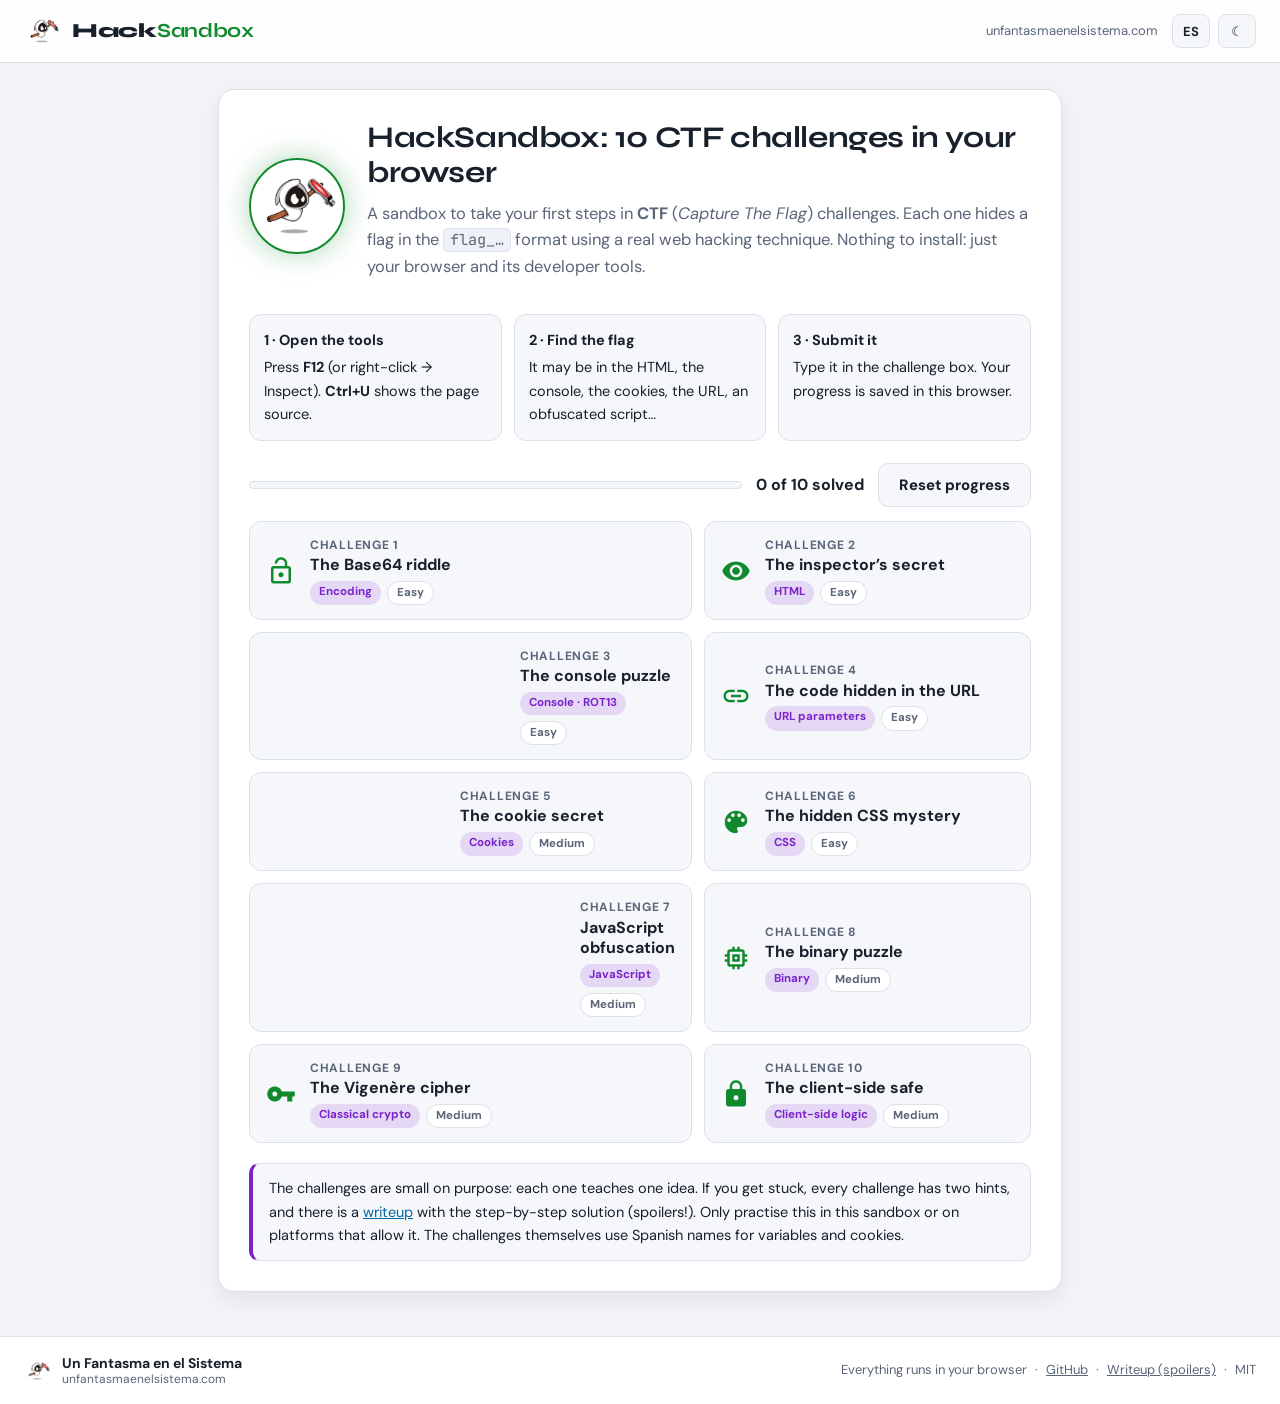
<file: index.html>
<!DOCTYPE html>
<html lang="es" data-theme="dark">
<head>
<meta charset="UTF-8">
<meta name="viewport" content="width=device-width, initial-scale=1.0">
<title>HackSandbox · 10 retos CTF en tu navegador</title>
<meta name="description" content="Diez retos CTF para principiantes que se resuelven con las herramientas de desarrollador del navegador: Base64, consola, cookies, parámetros URL, JS ofuscado, Vigenère… Sin servidores ni instalaciones.">
<link rel="icon" href="icono.png">
<script>
  // Tema antes de pintar, para que no parpadee
  (function(){var t=null;try{t=localStorage.getItem('hs-theme');}catch(e){}
  if(!t)t=(window.matchMedia&&matchMedia('(prefers-color-scheme: light)').matches)?'light':'dark';
  document.documentElement.setAttribute('data-theme',t);})();
</script>
<link rel="preconnect" href="https://fonts.googleapis.com">
<link href="https://fonts.googleapis.com/css2?family=Syne:wght@700;800&family=DM+Sans:wght@400;500;700;800&family=JetBrains+Mono:wght@400;700&display=swap" rel="stylesheet">
<link href="https://fonts.googleapis.com/icon?family=Material+Icons" rel="stylesheet">
<link rel="stylesheet" href="assets/hs.css">
</head>
<body>
<div id="hs-header"></div>
<main>
  <article class="card">
    <div class="hero">
      <img src="icono.png" alt="Un Fantasma en el Sistema">
      <div>
        <h1 data-i18n="title">HackSandbox: 10 retos CTF en tu navegador</h1>
        <p class="lead" data-i18n-html="lead"></p>
      </div>
    </div>

    <div class="howto">
      <div><b data-i18n="s1t"></b><span data-i18n-html="s1"></span></div>
      <div><b data-i18n="s2t"></b><span data-i18n-html="s2"></span></div>
      <div><b data-i18n="s3t"></b><span data-i18n-html="s3"></span></div>
    </div>

    <div class="progress">
      <div class="bar"><i id="progBar" style="width:0"></i></div>
      <span id="progTxt"></span>
      <button type="button" class="btn ghost" id="resetBtn" data-i18n="reset"></button>
    </div>

    <div class="grid" id="grid"></div>

    <div class="warn" data-i18n-html="warn"></div>
  </article>
</main>
<div id="hs-footer"></div>
<script src="assets/hs.js"></script>
<script>
'use strict';
var RETOS = [
  { icon: 'lock_open', es: ['El enigma de Base64', 'Codificación', 'Fácil'], en: ['The Base64 riddle', 'Encoding', 'Easy'] },
  { icon: 'visibility', es: ['El secreto del inspector', 'HTML', 'Fácil'], en: ['The inspector’s secret', 'HTML', 'Easy'] },
  { icon: 'terminal', es: ['El puzzle de la consola', 'Consola · ROT13', 'Fácil'], en: ['The console puzzle', 'Console · ROT13', 'Easy'] },
  { icon: 'link', es: ['El código escondido en la URL', 'Parámetros URL', 'Fácil'], en: ['The code hidden in the URL', 'URL parameters', 'Easy'] },
  { icon: 'cookie', es: ['El secreto de las cookies', 'Cookies', 'Media'], en: ['The cookie secret', 'Cookies', 'Medium'] },
  { icon: 'palette', es: ['El misterio del CSS oculto', 'CSS', 'Fácil'], en: ['The hidden CSS mystery', 'CSS', 'Easy'] },
  { icon: 'javascript', es: ['La ofuscación de JavaScript', 'JavaScript', 'Media'], en: ['JavaScript obfuscation', 'JavaScript', 'Medium'] },
  { icon: 'memory', es: ['El puzzle binario', 'Binario', 'Media'], en: ['The binary puzzle', 'Binary', 'Medium'] },
  { icon: 'vpn_key', es: ['El cifrado Vigenère', 'Criptografía clásica', 'Media'], en: ['The Vigenère cipher', 'Classical crypto', 'Medium'] },
  { icon: 'lock', es: ['La caja fuerte del cliente', 'Lógica en el cliente', 'Media'], en: ['The client-side safe', 'Client-side logic', 'Medium'] }
];
function esc(s) { return String(s).replace(/[&<>"]/g, function (c) { return { '&': '&amp;', '<': '&lt;', '>': '&gt;', '"': '&quot;' }[c]; }); }
function renderGrid(l) {
  var done = HS.solved();
  document.getElementById('grid').innerHTML = RETOS.map(function (r, i) {
    var n = i + 1, d = r[l], ok = done.indexOf(n) > -1;
    return '<a class="chal' + (ok ? ' done' : '') + '" href="reto' + n + '.html">' +
      '<span class="material-icons" aria-hidden="true">' + r.icon + '</span>' +
      '<div><div class="num">' + HS.t('reto') + ' ' + n + '</div><div class="ttl">' + esc(d[0]) + '</div>' +
      '<div class="tags"><span class="tag">' + esc(d[1]) + '</span><span class="tag lvl">' + esc(d[2]) + '</span></div></div>' +
      (ok ? '<span class="check" title="' + HS.t('solved') + '">✓</span>' : '') + '</a>';
  }).join('');
  var k = done.filter(function (x) { return x >= 1 && x <= HS.total; }).length;
  document.getElementById('progBar').style.width = (k / HS.total * 100) + '%';
  document.getElementById('progTxt').textContent = HS.t('progress').replace('{n}', k).replace('{t}', HS.total);
}
HS.init({
  es: {
    docTitle: '10 retos CTF en tu navegador', title: 'HackSandbox: 10 retos CTF en tu navegador',
    lead: 'Una sandbox para dar tus primeros pasos en los retos <b>CTF</b> (<i>Capture The Flag</i>). Cada reto esconde una flag con el formato <code>flag_…</code> usando una técnica real del hacking web. No hace falta instalar nada: solo tu navegador y sus herramientas de desarrollador.',
    s1t: '1 · Abre las herramientas', s1: 'Pulsa <b>F12</b> (o clic derecho → Inspeccionar). <b>Ctrl+U</b> enseña el código fuente.',
    s2t: '2 · Encuentra la flag', s2: 'Puede estar en el HTML, la consola, las cookies, la URL, un script ofuscado…',
    s3t: '3 · Valídala', s3: 'Escríbela en la caja del reto. Tu progreso se guarda en este navegador.',
    progress: '{n} de {t} superados', reset: 'Reiniciar progreso',
    warn: 'Los retos son pequeños a propósito: cada uno enseña una idea. Si te atascas, todos tienen dos pistas, y hay un <a href="https://github.com/unfantasmaenelsistema/HackSandbox/blob/main/writeup/WRITEUP.md" target="_blank" rel="noopener">writeup</a> con la solución paso a paso (¡spoilers!). Úsalos solo para practicar en esta sandbox o en plataformas que lo permitan.'
  },
  en: {
    docTitle: '10 CTF challenges in your browser', title: 'HackSandbox: 10 CTF challenges in your browser',
    lead: 'A sandbox to take your first steps in <b>CTF</b> (<i>Capture The Flag</i>) challenges. Each one hides a flag in the <code>flag_…</code> format using a real web hacking technique. Nothing to install: just your browser and its developer tools.',
    s1t: '1 · Open the tools', s1: 'Press <b>F12</b> (or right-click → Inspect). <b>Ctrl+U</b> shows the page source.',
    s2t: '2 · Find the flag', s2: 'It may be in the HTML, the console, the cookies, the URL, an obfuscated script…',
    s3t: '3 · Submit it', s3: 'Type it in the challenge box. Your progress is saved in this browser.',
    progress: '{n} of {t} solved', reset: 'Reset progress',
    warn: 'The challenges are small on purpose: each one teaches one idea. If you get stuck, every challenge has two hints, and there is a <a href="https://github.com/unfantasmaenelsistema/HackSandbox/blob/main/writeup/WRITEUP.md" target="_blank" rel="noopener">writeup</a> with the step-by-step solution (spoilers!). Only practise this in this sandbox or on platforms that allow it. The challenges themselves use Spanish names for variables and cookies.'
  },
  onLang: renderGrid
});
document.getElementById('resetBtn').addEventListener('click', function () { HS.resetProgress(); });
</script>
</body>
</html>
</file>
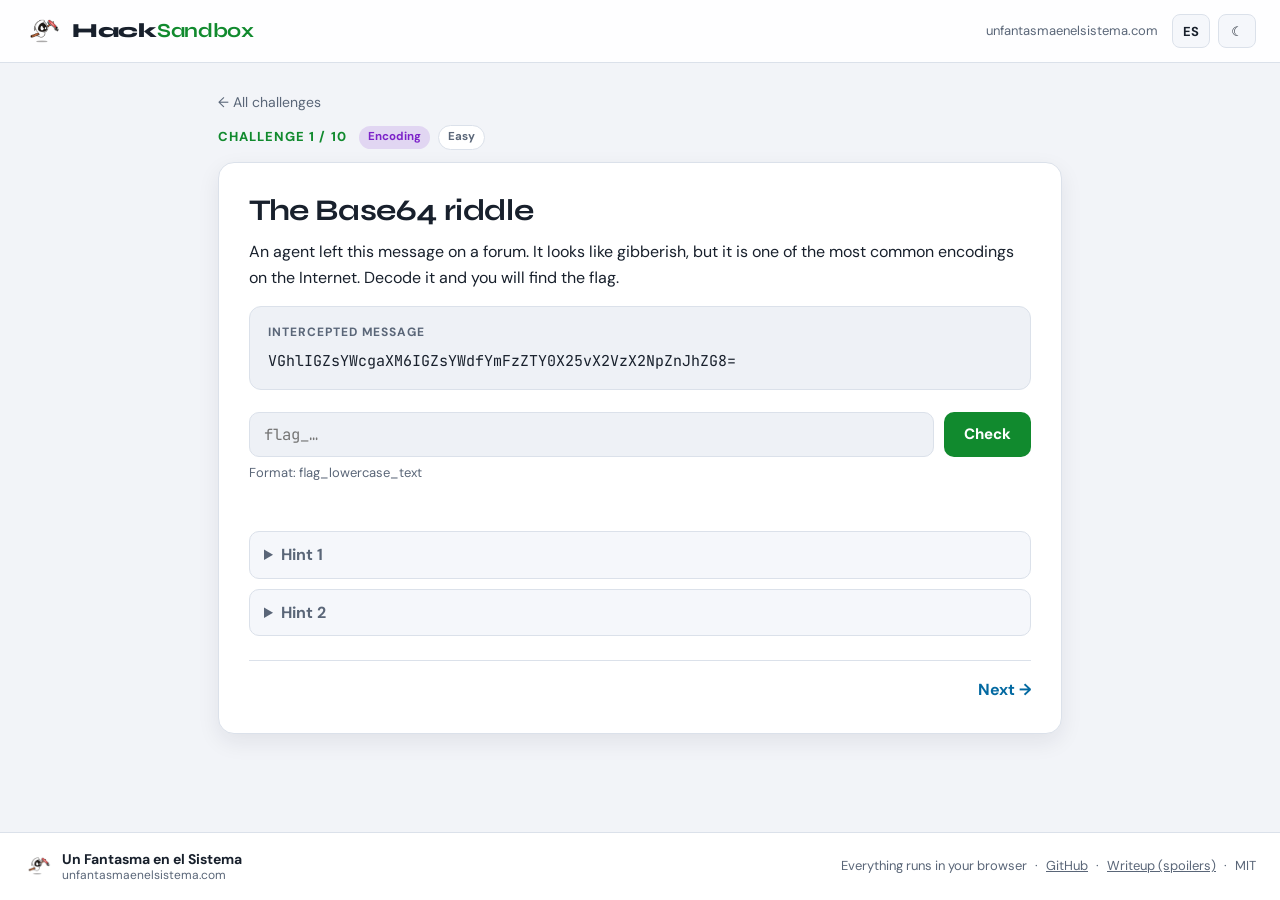
<file: reto1.html>
<!DOCTYPE html>
<html lang="es" data-theme="dark">
<head>
<meta charset="UTF-8">
<meta name="viewport" content="width=device-width, initial-scale=1.0">
<title>El enigma de Base64 · HackSandbox</title>
<link rel="icon" href="icono.png">
<script>
  // Tema antes de pintar, para que no parpadee
  (function(){var t=null;try{t=localStorage.getItem('hs-theme');}catch(e){}
  if(!t)t=(window.matchMedia&&matchMedia('(prefers-color-scheme: light)').matches)?'light':'dark';
  document.documentElement.setAttribute('data-theme',t);})();
</script>
<link rel="preconnect" href="https://fonts.googleapis.com">
<link href="https://fonts.googleapis.com/css2?family=Syne:wght@700;800&family=DM+Sans:wght@400;500;700;800&family=JetBrains+Mono:wght@400;700&display=swap" rel="stylesheet">
<link rel="stylesheet" href="assets/hs.css">
</head>
<body data-reto="1">
<div id="hs-header"></div>
<main>
  <div id="hs-top"></div>
  <article class="card">
    <h1 data-i18n="title">El enigma de Base64</h1>
    <div data-i18n-html="story"></div>
    <div class="stage"><span class="lbl" data-i18n="msgLbl"></span><span id="encoded"></span></div>
    <div id="hs-flag"></div>
  </article>
</main>
<div id="hs-footer"></div>
<script src="assets/hs.js"></script>
<script src="js/reto1.js"></script>
</body>
</html>
</file>
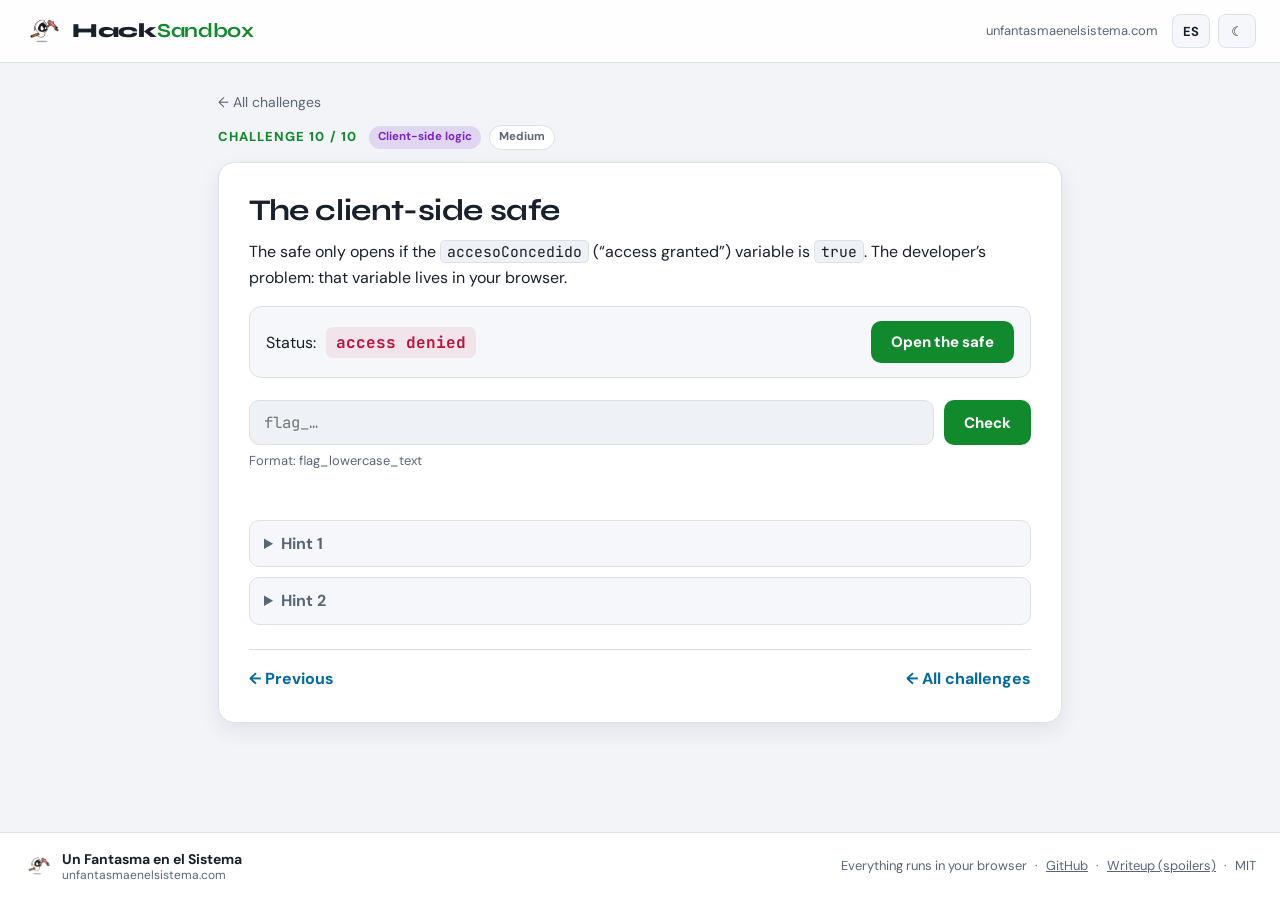
<file: reto10.html>
<!DOCTYPE html>
<html lang="es" data-theme="dark">
<head>
<meta charset="UTF-8">
<meta name="viewport" content="width=device-width, initial-scale=1.0">
<title>La caja fuerte del cliente · HackSandbox</title>
<link rel="icon" href="icono.png">
<script>
  // Tema antes de pintar, para que no parpadee
  (function(){var t=null;try{t=localStorage.getItem('hs-theme');}catch(e){}
  if(!t)t=(window.matchMedia&&matchMedia('(prefers-color-scheme: light)').matches)?'light':'dark';
  document.documentElement.setAttribute('data-theme',t);})();
</script>
<link rel="preconnect" href="https://fonts.googleapis.com">
<link href="https://fonts.googleapis.com/css2?family=Syne:wght@700;800&family=DM+Sans:wght@400;500;700;800&family=JetBrains+Mono:wght@400;700&display=swap" rel="stylesheet">
<link rel="stylesheet" href="assets/hs.css">
</head>
<body data-reto="10">
<div id="hs-header"></div>
<main>
  <div id="hs-top"></div>
  <article class="card">
    <h1 data-i18n="title">La caja fuerte del cliente</h1>
    <div data-i18n-html="story"></div>
    <div class="panel-state"><span data-i18n="stateLbl"></span> <span class="pill" id="safePill"></span>
      <button type="button" class="btn" style="margin-left:auto" id="openSafe" data-i18n="open"></button></div>
    <div class="reveal hidden" id="reveal"><span data-i18n="welcome"></span> <code id="flagOut"></code></div>
    <div id="hs-flag"></div>
  </article>
</main>
<div id="hs-footer"></div>
<script src="assets/hs.js"></script>
<script src="js/reto10.js"></script>
</body>
</html>
</file>
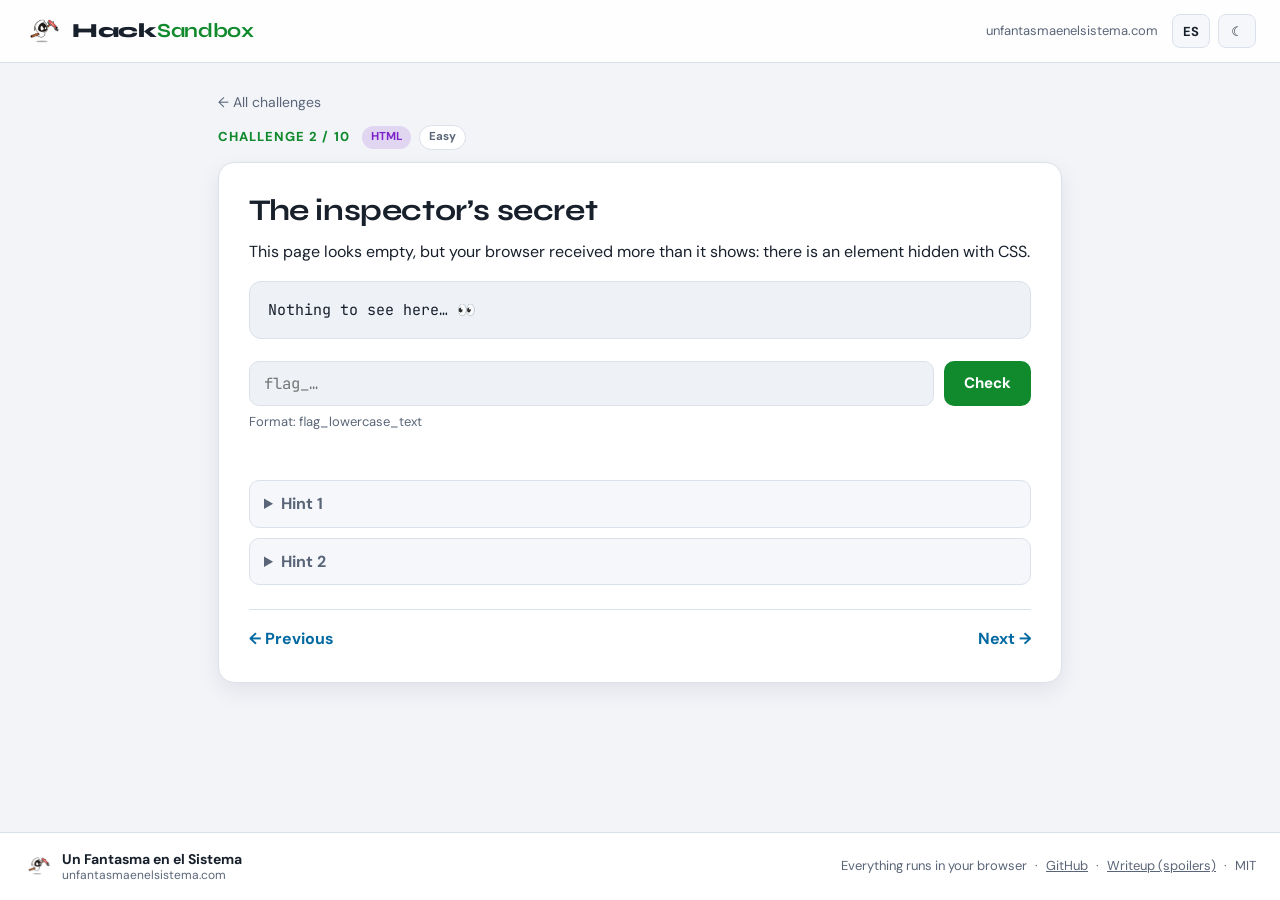
<file: reto2.html>
<!DOCTYPE html>
<html lang="es" data-theme="dark">
<head>
<meta charset="UTF-8">
<meta name="viewport" content="width=device-width, initial-scale=1.0">
<title>El secreto del inspector · HackSandbox</title>
<link rel="icon" href="icono.png">
<script>
  // Tema antes de pintar, para que no parpadee
  (function(){var t=null;try{t=localStorage.getItem('hs-theme');}catch(e){}
  if(!t)t=(window.matchMedia&&matchMedia('(prefers-color-scheme: light)').matches)?'light':'dark';
  document.documentElement.setAttribute('data-theme',t);})();
</script>
<link rel="preconnect" href="https://fonts.googleapis.com">
<link href="https://fonts.googleapis.com/css2?family=Syne:wght@700;800&family=DM+Sans:wght@400;500;700;800&family=JetBrains+Mono:wght@400;700&display=swap" rel="stylesheet">
<link rel="stylesheet" href="assets/hs.css">
</head>
<body data-reto="2">
<div id="hs-header"></div>
<main>
  <div id="hs-top"></div>
  <article class="card">
    <h1 data-i18n="title">El secreto del inspector</h1>
    <div data-i18n-html="story"></div>
    <div class="stage" data-i18n="nothing"></div>
    <div class="hidden-flag" style="display: none;">
      <p>&#128274; flag: flag_el_inspector_lo_ve_todo</p>
    </div>
    <div id="hs-flag"></div>
  </article>
</main>
<div id="hs-footer"></div>
<script src="assets/hs.js"></script>
<script src="js/reto2.js"></script>
</body>
</html>
</file>
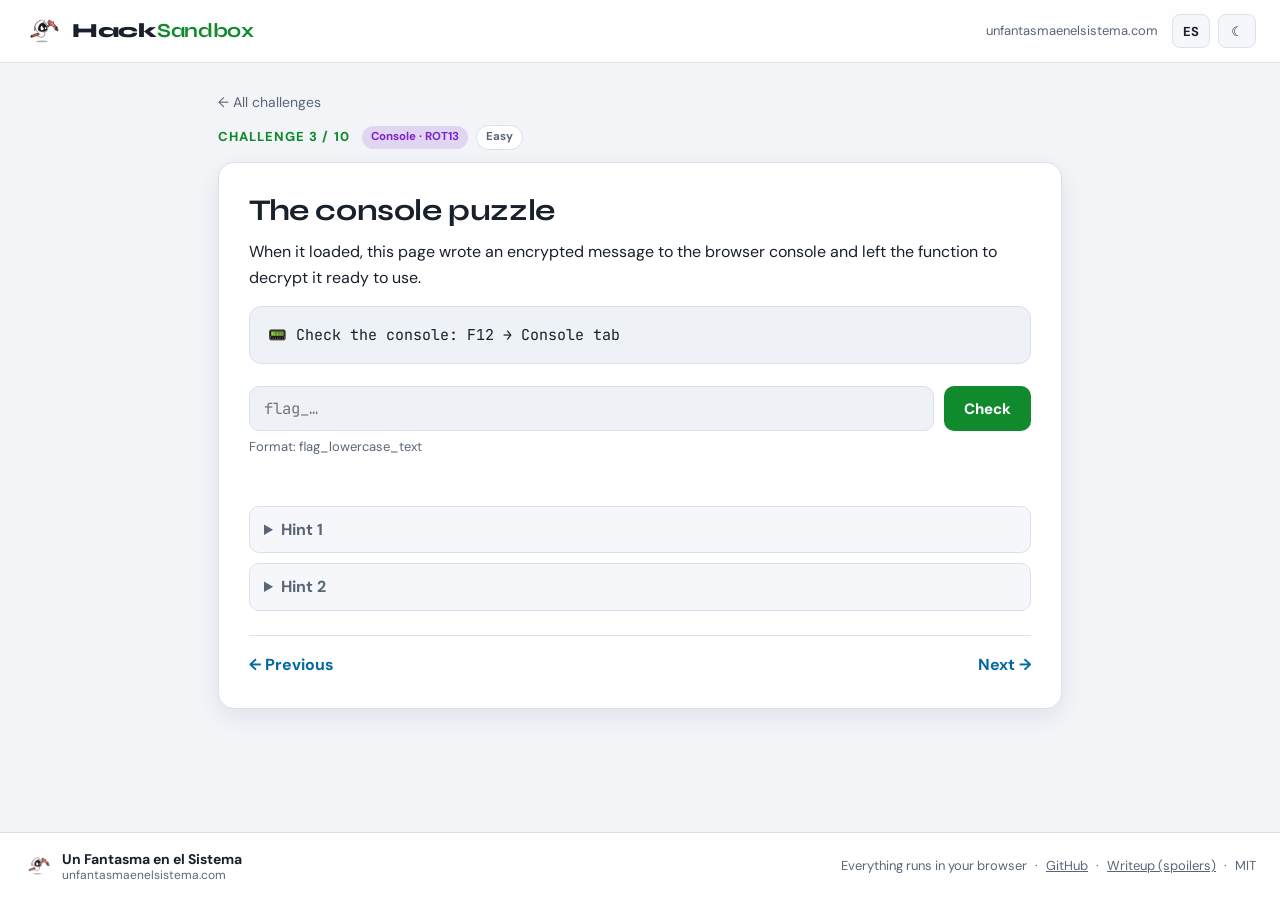
<file: reto3.html>
<!DOCTYPE html>
<html lang="es" data-theme="dark">
<head>
<meta charset="UTF-8">
<meta name="viewport" content="width=device-width, initial-scale=1.0">
<title>El puzzle de la consola · HackSandbox</title>
<link rel="icon" href="icono.png">
<script>
  // Tema antes de pintar, para que no parpadee
  (function(){var t=null;try{t=localStorage.getItem('hs-theme');}catch(e){}
  if(!t)t=(window.matchMedia&&matchMedia('(prefers-color-scheme: light)').matches)?'light':'dark';
  document.documentElement.setAttribute('data-theme',t);})();
</script>
<link rel="preconnect" href="https://fonts.googleapis.com">
<link href="https://fonts.googleapis.com/css2?family=Syne:wght@700;800&family=DM+Sans:wght@400;500;700;800&family=JetBrains+Mono:wght@400;700&display=swap" rel="stylesheet">
<link rel="stylesheet" href="assets/hs.css">
</head>
<body data-reto="3">
<div id="hs-header"></div>
<main>
  <div id="hs-top"></div>
  <article class="card">
    <h1 data-i18n="title">El puzzle de la consola</h1>
    <div data-i18n-html="story"></div>
    <div class="stage" data-i18n="consoleHint"></div>
    <div id="hs-flag"></div>
  </article>
</main>
<div id="hs-footer"></div>
<script src="assets/hs.js"></script>
<script src="js/reto3.js"></script>
</body>
</html>
</file>
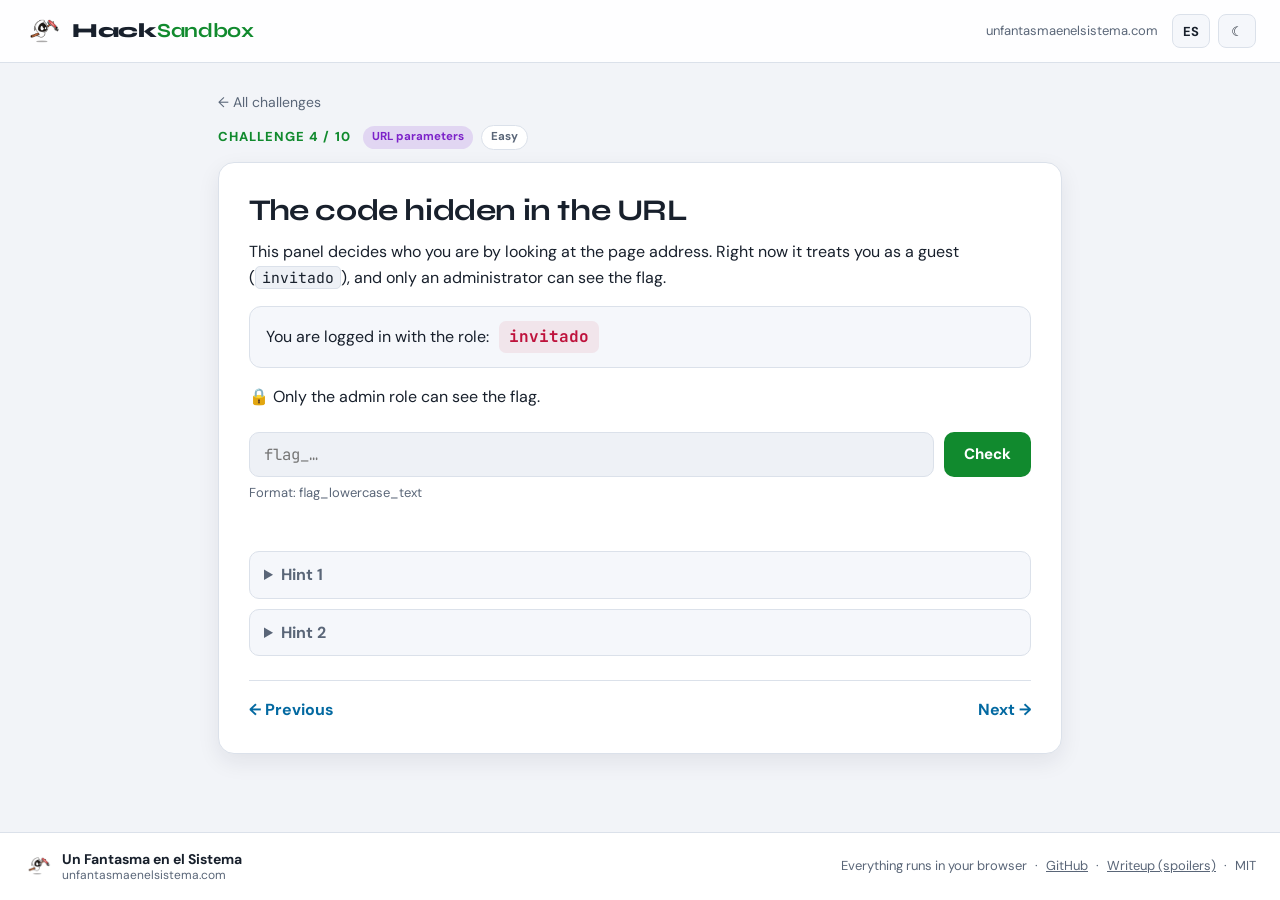
<file: reto4.html>
<!DOCTYPE html>
<html lang="es" data-theme="dark">
<head>
<meta charset="UTF-8">
<meta name="viewport" content="width=device-width, initial-scale=1.0">
<title>El código escondido en la URL · HackSandbox</title>
<link rel="icon" href="icono.png">
<script>
  // Tema antes de pintar, para que no parpadee
  (function(){var t=null;try{t=localStorage.getItem('hs-theme');}catch(e){}
  if(!t)t=(window.matchMedia&&matchMedia('(prefers-color-scheme: light)').matches)?'light':'dark';
  document.documentElement.setAttribute('data-theme',t);})();
</script>
<link rel="preconnect" href="https://fonts.googleapis.com">
<link href="https://fonts.googleapis.com/css2?family=Syne:wght@700;800&family=DM+Sans:wght@400;500;700;800&family=JetBrains+Mono:wght@400;700&display=swap" rel="stylesheet">
<link rel="stylesheet" href="assets/hs.css">
</head>
<body data-reto="4">
<div id="hs-header"></div>
<main>
  <div id="hs-top"></div>
  <article class="card">
    <h1 data-i18n="title">El código escondido en la URL</h1>
    <div data-i18n-html="story"></div>
    <div class="panel-state"><span data-i18n="roleLbl"></span> <span class="pill" id="rolePill"></span></div>
    <p id="locked" data-i18n="locked"></p>
    <div class="reveal hidden" id="reveal"><span data-i18n="welcome"></span> <code id="flagOut"></code></div>
    <div id="hs-flag"></div>
  </article>
</main>
<div id="hs-footer"></div>
<script src="assets/hs.js"></script>
<script src="js/reto4.js"></script>
</body>
</html>
</file>
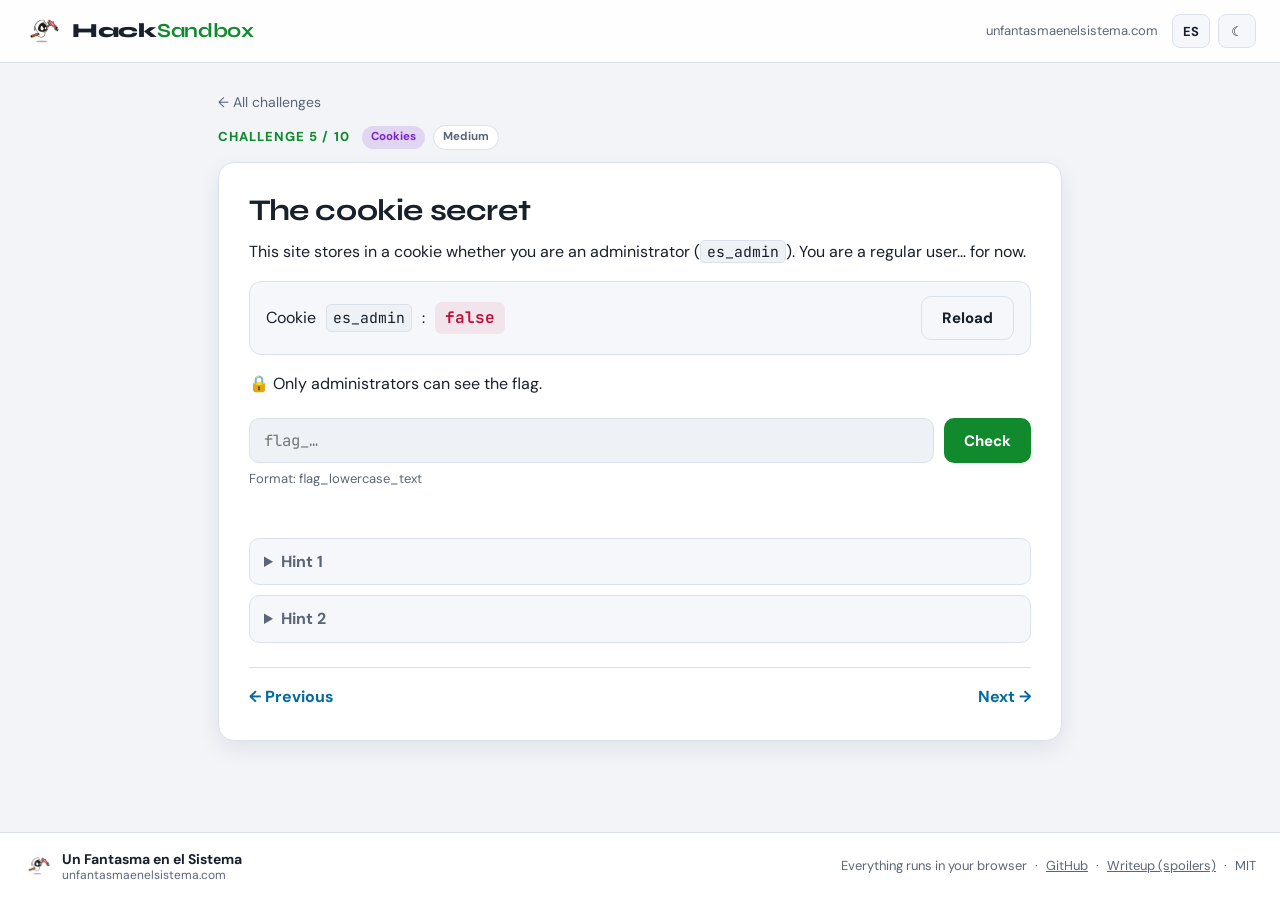
<file: reto5.html>
<!DOCTYPE html>
<html lang="es" data-theme="dark">
<head>
<meta charset="UTF-8">
<meta name="viewport" content="width=device-width, initial-scale=1.0">
<title>El secreto de las cookies · HackSandbox</title>
<link rel="icon" href="icono.png">
<script>
  // Tema antes de pintar, para que no parpadee
  (function(){var t=null;try{t=localStorage.getItem('hs-theme');}catch(e){}
  if(!t)t=(window.matchMedia&&matchMedia('(prefers-color-scheme: light)').matches)?'light':'dark';
  document.documentElement.setAttribute('data-theme',t);})();
</script>
<link rel="preconnect" href="https://fonts.googleapis.com">
<link href="https://fonts.googleapis.com/css2?family=Syne:wght@700;800&family=DM+Sans:wght@400;500;700;800&family=JetBrains+Mono:wght@400;700&display=swap" rel="stylesheet">
<link rel="stylesheet" href="assets/hs.css">
</head>
<body data-reto="5">
<div id="hs-header"></div>
<main>
  <div id="hs-top"></div>
  <article class="card">
    <h1 data-i18n="title">El secreto de las cookies</h1>
    <div data-i18n-html="story"></div>
    <div class="panel-state"><span data-i18n="cookieLbl"></span> <code>es_admin</code>: <span class="pill" id="cookiePill"></span>
      <button type="button" class="btn ghost" style="margin-left:auto" onclick="location.reload()" data-i18n="reload"></button></div>
    <p id="locked" data-i18n="locked"></p>
    <div class="reveal hidden" id="reveal"><span data-i18n="welcome"></span> <code id="flagOut"></code></div>
    <div id="hs-flag"></div>
  </article>
</main>
<div id="hs-footer"></div>
<script src="assets/hs.js"></script>
<script src="js/reto5.js"></script>
</body>
</html>
</file>
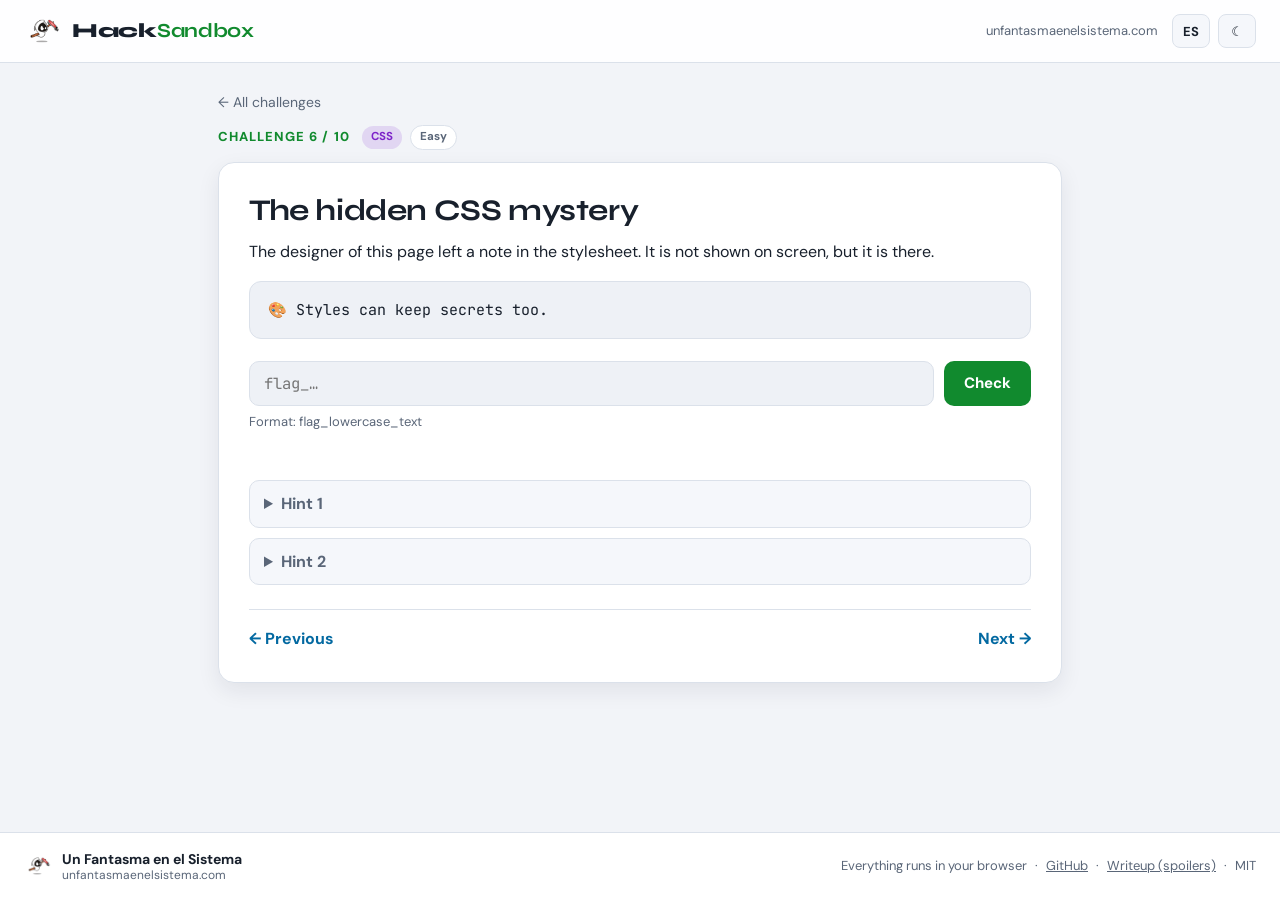
<file: reto6.html>
<!DOCTYPE html>
<html lang="es" data-theme="dark">
<head>
<meta charset="UTF-8">
<meta name="viewport" content="width=device-width, initial-scale=1.0">
<title>El misterio del CSS oculto · HackSandbox</title>
<link rel="icon" href="icono.png">
<script>
  // Tema antes de pintar, para que no parpadee
  (function(){var t=null;try{t=localStorage.getItem('hs-theme');}catch(e){}
  if(!t)t=(window.matchMedia&&matchMedia('(prefers-color-scheme: light)').matches)?'light':'dark';
  document.documentElement.setAttribute('data-theme',t);})();
</script>
<link rel="preconnect" href="https://fonts.googleapis.com">
<link href="https://fonts.googleapis.com/css2?family=Syne:wght@700;800&family=DM+Sans:wght@400;500;700;800&family=JetBrains+Mono:wght@400;700&display=swap" rel="stylesheet">
<link rel="stylesheet" href="assets/hs.css">
<style>
  /* TODO: quitar antes de publicar.
     flag_el_css_tambien_habla */
  .pista-css::after { content: attr(data-txt); }
</style>
</head>
<body data-reto="6">
<div id="hs-header"></div>
<main>
  <div id="hs-top"></div>
  <article class="card">
    <h1 data-i18n="title">El misterio del CSS oculto</h1>
    <div data-i18n-html="story"></div>
    <div class="stage pista-css" data-i18n-attr="data-txt:cssTxt"></div>
    <div id="hs-flag"></div>
  </article>
</main>
<div id="hs-footer"></div>
<script src="assets/hs.js"></script>
<script src="js/reto6.js"></script>
</body>
</html>
</file>
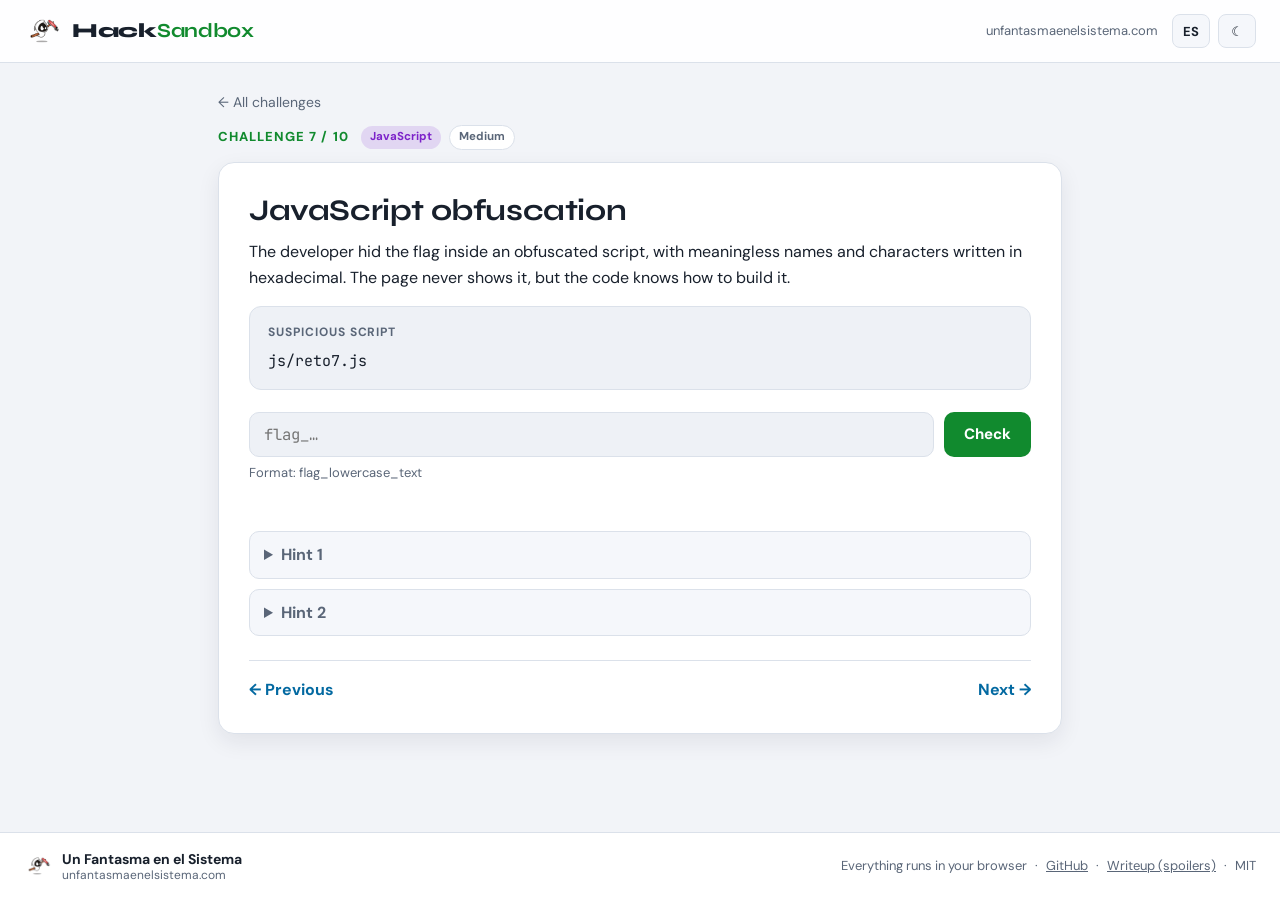
<file: reto7.html>
<!DOCTYPE html>
<html lang="es" data-theme="dark">
<head>
<meta charset="UTF-8">
<meta name="viewport" content="width=device-width, initial-scale=1.0">
<title>La ofuscación de JavaScript · HackSandbox</title>
<link rel="icon" href="icono.png">
<script>
  // Tema antes de pintar, para que no parpadee
  (function(){var t=null;try{t=localStorage.getItem('hs-theme');}catch(e){}
  if(!t)t=(window.matchMedia&&matchMedia('(prefers-color-scheme: light)').matches)?'light':'dark';
  document.documentElement.setAttribute('data-theme',t);})();
</script>
<link rel="preconnect" href="https://fonts.googleapis.com">
<link href="https://fonts.googleapis.com/css2?family=Syne:wght@700;800&family=DM+Sans:wght@400;500;700;800&family=JetBrains+Mono:wght@400;700&display=swap" rel="stylesheet">
<link rel="stylesheet" href="assets/hs.css">
</head>
<body data-reto="7">
<div id="hs-header"></div>
<main>
  <div id="hs-top"></div>
  <article class="card">
    <h1 data-i18n="title">La ofuscación de JavaScript</h1>
    <div data-i18n-html="story"></div>
    <div class="stage"><span class="lbl" data-i18n="scriptLbl"></span>js/reto7.js</div>
    <div id="hs-flag"></div>
  </article>
</main>
<div id="hs-footer"></div>
<script src="assets/hs.js"></script>
<script src="js/reto7.js"></script>
</body>
</html>
</file>
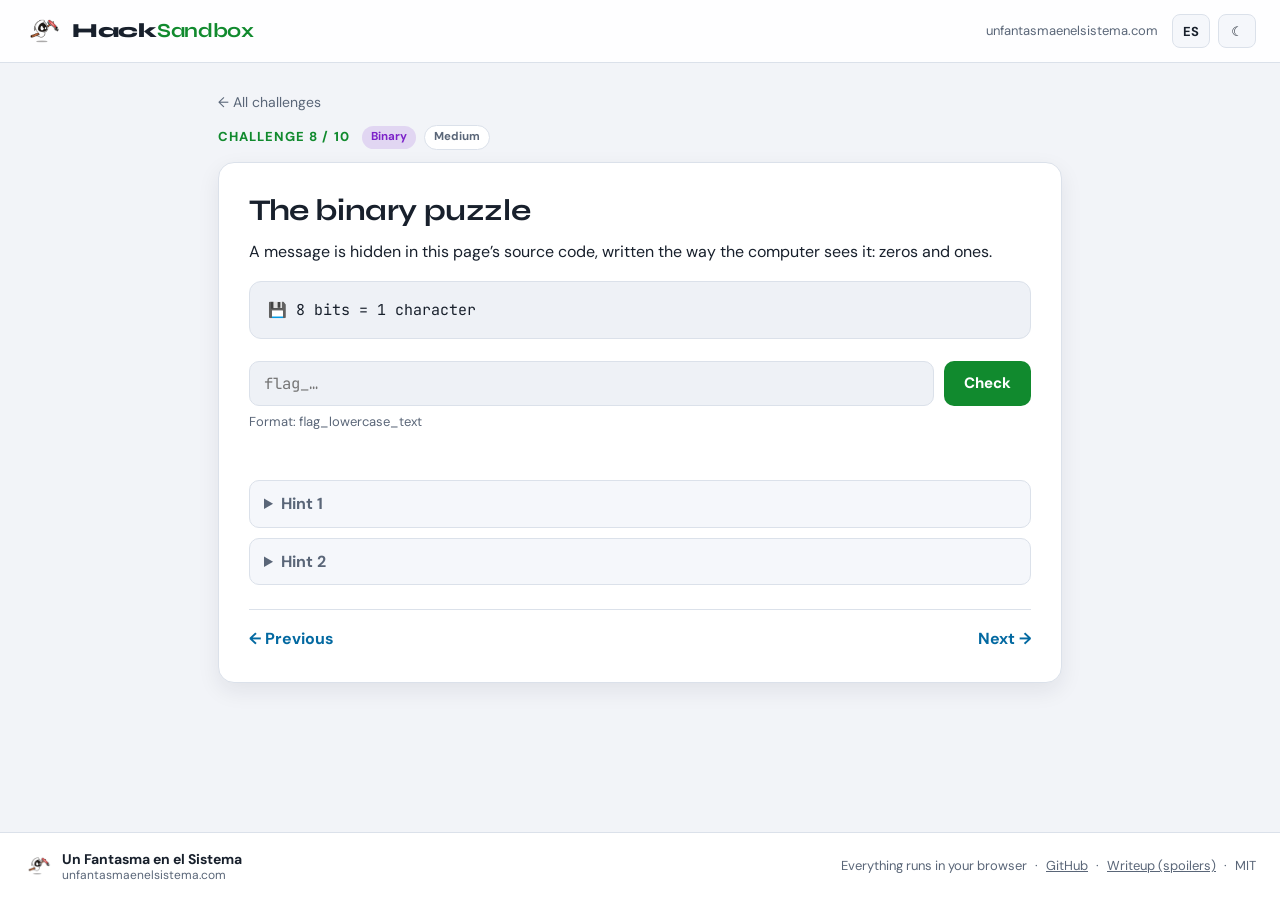
<file: reto8.html>
<!DOCTYPE html>
<html lang="es" data-theme="dark">
<head>
<meta charset="UTF-8">
<meta name="viewport" content="width=device-width, initial-scale=1.0">
<title>El puzzle binario · HackSandbox</title>
<link rel="icon" href="icono.png">
<script>
  // Tema antes de pintar, para que no parpadee
  (function(){var t=null;try{t=localStorage.getItem('hs-theme');}catch(e){}
  if(!t)t=(window.matchMedia&&matchMedia('(prefers-color-scheme: light)').matches)?'light':'dark';
  document.documentElement.setAttribute('data-theme',t);})();
</script>
<link rel="preconnect" href="https://fonts.googleapis.com">
<link href="https://fonts.googleapis.com/css2?family=Syne:wght@700;800&family=DM+Sans:wght@400;500;700;800&family=JetBrains+Mono:wght@400;700&display=swap" rel="stylesheet">
<link rel="stylesheet" href="assets/hs.css">
</head>
<body data-reto="8">
<div id="hs-header"></div>
<main>
  <div id="hs-top"></div>
  <article class="card">
    <h1 data-i18n="title">El puzzle binario</h1>
    <div data-i18n-html="story"></div>
    <!-- 01100110 01101100 01100001 01100111 01011111 01100010 01101001 01101110 01100001 01110010 01101001 01101111 01011111 00111000 01011111 01100010 01101001 01110100 01110011 -->
    <div class="stage" data-i18n="bitsHint"></div>
    <div id="hs-flag"></div>
  </article>
</main>
<div id="hs-footer"></div>
<script src="assets/hs.js"></script>
<script src="js/reto8.js"></script>
</body>
</html>
</file>
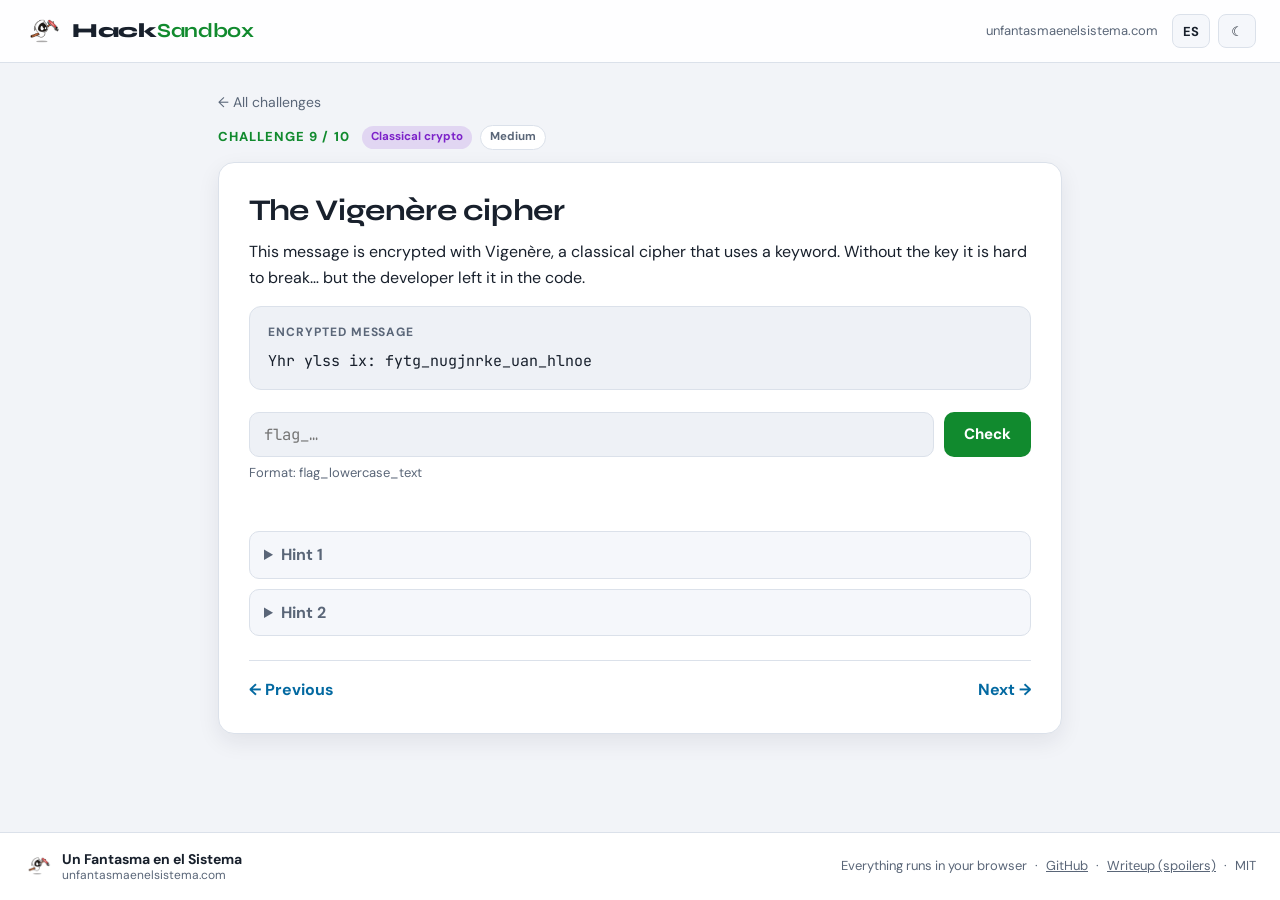
<file: reto9.html>
<!DOCTYPE html>
<html lang="es" data-theme="dark">
<head>
<meta charset="UTF-8">
<meta name="viewport" content="width=device-width, initial-scale=1.0">
<title>El cifrado Vigenère · HackSandbox</title>
<link rel="icon" href="icono.png">
<script>
  // Tema antes de pintar, para que no parpadee
  (function(){var t=null;try{t=localStorage.getItem('hs-theme');}catch(e){}
  if(!t)t=(window.matchMedia&&matchMedia('(prefers-color-scheme: light)').matches)?'light':'dark';
  document.documentElement.setAttribute('data-theme',t);})();
</script>
<link rel="preconnect" href="https://fonts.googleapis.com">
<link href="https://fonts.googleapis.com/css2?family=Syne:wght@700;800&family=DM+Sans:wght@400;500;700;800&family=JetBrains+Mono:wght@400;700&display=swap" rel="stylesheet">
<link rel="stylesheet" href="assets/hs.css">
</head>
<body data-reto="9">
<div id="hs-header"></div>
<main>
  <div id="hs-top"></div>
  <article class="card">
    <h1 data-i18n="title">El cifrado Vigenère</h1>
    <div data-i18n-html="story"></div>
    <div class="stage"><span class="lbl" data-i18n="msgLbl"></span><span id="cipher"></span></div>
    <div id="hs-flag"></div>
  </article>
</main>
<div id="hs-footer"></div>
<script src="assets/hs.js"></script>
<script src="js/reto9.js"></script>
</body>
</html>
</file>
<file: assets/hs.css>
/* hs.css — HackSandbox (Un Fantasma en el Sistema, MIT) */
*{margin:0;padding:0;box-sizing:border-box}
:root{
  --bg:#0a0e14;--panel:#111722;--panel2:#18202e;--border:#253043;--text:#e6edf3;--muted:#8b98ab;
  --accent:#39ff14;--accent-ink:#06210a;--accent2:#b026ff;--link:#58c4ff;
  --ok:#22c55e;--okbg:rgba(34,197,94,.12);--bad:#f43f5e;--badbg:rgba(244,63,94,.12);
  --code:#0b1018;--shadow:0 12px 32px rgba(0,0,0,.4);
}
[data-theme="light"]{
  --bg:#f2f4f8;--panel:#ffffff;--panel2:#f5f7fb;--border:#dbe1ea;--text:#18202c;--muted:#5a6678;
  --accent:#118a2e;--accent-ink:#ffffff;--accent2:#7c22c9;--link:#0369a1;
  --ok:#15803d;--okbg:rgba(21,128,61,.09);--bad:#be123c;--badbg:rgba(190,18,60,.08);
  --code:#eef1f6;--shadow:0 8px 22px rgba(20,30,50,.08);
}
html{background:var(--bg)}
body{font-family:'DM Sans','Segoe UI',system-ui,sans-serif;background:var(--bg);color:var(--text);min-height:100vh;display:flex;flex-direction:column;line-height:1.6}
a{color:var(--link)}
code,.mono{font-family:'JetBrains Mono',Consolas,'Courier New',monospace;font-size:.92em}
code{background:var(--code);border:1px solid var(--border);border-radius:5px;padding:1px 6px}
.hidden{display:none!important}

.hs-header{display:flex;align-items:center;justify-content:space-between;gap:12px;padding:12px 24px;border-bottom:1px solid var(--border);background:color-mix(in srgb,var(--panel) 90%,transparent);position:sticky;top:0;z-index:10;backdrop-filter:blur(8px)}
.hs-logo{display:flex;align-items:center;gap:10px;text-decoration:none;color:var(--text)}
.hs-logo img{width:38px;height:38px;border-radius:50%;transition:transform .25s}
.hs-logo:hover img{transform:rotate(-8deg) scale(1.06)}
.hs-logo span{font-family:'Syne',sans-serif;font-weight:800;font-size:20px;letter-spacing:-.3px}
.hs-logo b{color:var(--accent)}
.hs-right{display:flex;align-items:center;gap:8px}
.hs-site{color:var(--muted);text-decoration:none;font-size:13px;margin-right:6px}
.hs-site:hover{color:var(--text)}
.hs-btn{background:var(--panel2);border:1px solid var(--border);color:var(--text);border-radius:8px;height:34px;min-width:38px;padding:0 10px;cursor:pointer;font-weight:700;font-size:13px;font-family:inherit}
.hs-btn:hover{border-color:var(--accent)}

main{flex:1;width:100%;max-width:880px;margin:0 auto;padding:26px 18px 44px}
.card{background:var(--panel);border:1px solid var(--border);border-radius:16px;padding:30px;box-shadow:var(--shadow)}
h1{font-family:'Syne',sans-serif;font-size:30px;line-height:1.15;letter-spacing:-.4px;margin-bottom:12px}
h2{font-family:'Syne',sans-serif;font-size:21px;margin:24px 0 10px}
p{margin-bottom:12px}
.lead{color:var(--muted);font-size:16.5px}

.btn{background:var(--accent);color:var(--accent-ink);border:0;border-radius:10px;padding:11px 20px;font-weight:800;font-size:15px;cursor:pointer;font-family:inherit;transition:filter .15s,transform .1s}
.btn:hover{filter:brightness(1.08)}
.btn:active{transform:scale(.98)}
.btn.ghost{background:var(--panel2);color:var(--text);border:1px solid var(--border)}

/* Portada */
.hero{display:flex;gap:22px;align-items:center;margin-bottom:22px}
.hero img{width:96px;height:96px;border-radius:50%;flex-shrink:0;border:2px solid var(--accent);box-shadow:0 0 28px color-mix(in srgb,var(--accent) 35%,transparent)}
.howto{display:grid;grid-template-columns:repeat(3,1fr);gap:12px;margin:18px 0 6px}
.howto div{background:var(--panel2);border:1px solid var(--border);border-radius:12px;padding:14px;font-size:14.5px}
.howto div>b{display:block;margin-bottom:4px}
.progress{display:flex;align-items:center;gap:14px;margin:22px 0 14px}
.progress .bar{flex:1;height:8px;background:var(--panel2);border:1px solid var(--border);border-radius:99px;overflow:hidden}
.progress .bar i{display:block;height:100%;background:linear-gradient(90deg,var(--accent),var(--accent2));transition:width .4s}
.progress span{font-weight:700;white-space:nowrap}
.grid{display:grid;grid-template-columns:repeat(2,1fr);gap:12px}
.chal{display:flex;gap:14px;align-items:center;background:var(--panel2);border:1px solid var(--border);border-radius:12px;padding:14px 16px;text-decoration:none;color:var(--text);transition:transform .15s,border-color .15s}
.chal:hover{transform:translateY(-2px);border-color:var(--accent)}
.chal .material-icons{font-size:30px;color:var(--accent)}
.chal .num{font-size:12px;color:var(--muted);font-weight:700;text-transform:uppercase;letter-spacing:.06em}
.chal .ttl{font-weight:700;line-height:1.3}
.chal .tags{display:flex;gap:6px;margin-top:5px;flex-wrap:wrap}
.chal.done{border-color:color-mix(in srgb,var(--ok) 55%,var(--border))}
.chal .check{margin-left:auto;color:var(--ok);font-size:22px;font-weight:800}
.tag{font-size:11.5px;font-weight:700;padding:2px 9px;border-radius:99px;background:color-mix(in srgb,var(--accent2) 14%,transparent);color:var(--accent2)}
.tag.lvl{background:var(--panel);border:1px solid var(--border);color:var(--muted)}
.tag.ok{background:var(--okbg);color:var(--ok)}
.warn{background:var(--panel2);border:1px solid var(--border);border-left:4px solid var(--accent2);border-radius:10px;padding:13px 16px;margin-top:20px;font-size:14.5px}

/* Reto */
.crumb{display:inline-block;color:var(--muted);text-decoration:none;font-size:14px;margin-bottom:12px}
.crumb:hover{color:var(--text)}
.reto-meta{display:flex;align-items:center;gap:8px;flex-wrap:wrap;margin-bottom:12px}
.reto-num{font-weight:800;color:var(--accent);font-size:13px;text-transform:uppercase;letter-spacing:.08em;margin-right:4px}
.stage{background:var(--code);border:1px solid var(--border);border-radius:12px;padding:16px 18px;margin:16px 0;font-family:'JetBrains Mono',Consolas,monospace;font-size:15px;word-break:break-all}
.stage .lbl{display:block;font-family:'DM Sans',sans-serif;font-size:12px;font-weight:700;color:var(--muted);text-transform:uppercase;letter-spacing:.08em;margin-bottom:6px}
.panel-state{display:flex;align-items:center;gap:10px;flex-wrap:wrap;background:var(--panel2);border:1px solid var(--border);border-radius:12px;padding:14px 16px;margin:16px 0}
.pill{font-family:'JetBrains Mono',Consolas,monospace;font-weight:700;padding:3px 10px;border-radius:7px;background:var(--badbg);color:var(--bad)}
.pill.on{background:var(--okbg);color:var(--ok)}
.reveal{background:var(--okbg);border:1px solid color-mix(in srgb,var(--ok) 45%,transparent);border-radius:12px;padding:14px 16px;margin:16px 0;font-weight:700}
.reveal code{font-size:1em}
.flagbox{display:flex;gap:10px;margin-top:22px}
.flagbox input{flex:1;min-width:0;background:var(--code);border:1px solid var(--border);color:var(--text);border-radius:10px;padding:11px 14px;font-size:15.5px;font-family:'JetBrains Mono',Consolas,monospace}
.flagbox input:focus{outline:2px solid var(--accent);outline-offset:1px}
.fmt{font-size:13px;color:var(--muted);margin-top:6px}
#feedback{font-weight:700;min-height:1.6em;margin:6px 0 4px}
#feedback.good{color:var(--ok)}
#feedback.bad{color:var(--bad)}
details.hint{background:var(--panel2);border:1px solid var(--border);border-radius:10px;padding:10px 14px;margin-top:10px}
details.hint summary{cursor:pointer;font-weight:700;color:var(--muted)}
details.hint[open] summary{color:var(--text);margin-bottom:6px}
details.hint p{margin:0;font-size:15px}
.learn{background:var(--okbg);border:1px solid color-mix(in srgb,var(--ok) 40%,transparent);border-radius:12px;padding:14px 16px;margin-top:16px}
.learn>b{color:var(--ok);display:block;margin-bottom:4px}
.learn p{margin:0}
.pager{display:flex;justify-content:space-between;margin-top:24px;padding-top:16px;border-top:1px solid var(--border)}
.pager a{text-decoration:none;font-weight:700}

.hs-footer{border-top:1px solid var(--border);padding:18px 24px;display:flex;justify-content:space-between;align-items:center;gap:14px;flex-wrap:wrap;background:var(--panel)}
.hs-fbrand{display:flex;align-items:center;gap:10px;text-decoration:none;color:var(--text)}
.hs-fbrand span{display:flex;flex-direction:column;line-height:1.2;font-size:14px}
.hs-fbrand small{font-size:12px;color:var(--muted)}
.hs-flinks{display:flex;gap:8px;flex-wrap:wrap;font-size:13px;color:var(--muted)}
.hs-flinks a{color:var(--muted)}
.hs-flinks a:hover{color:var(--text)}

@media (max-width:680px){
  .hs-header{padding:10px 14px}
  .hs-site{display:none}
  .hs-logo span{font-size:17px}
  .hs-logo img{width:32px;height:32px}
  main{padding:18px 12px 30px}
  .card{padding:20px 16px}
  h1{font-size:25px}
  .hero{flex-direction:column;text-align:center}
  .howto,.grid{grid-template-columns:1fr}
  .flagbox{flex-direction:column}
}
</file>
